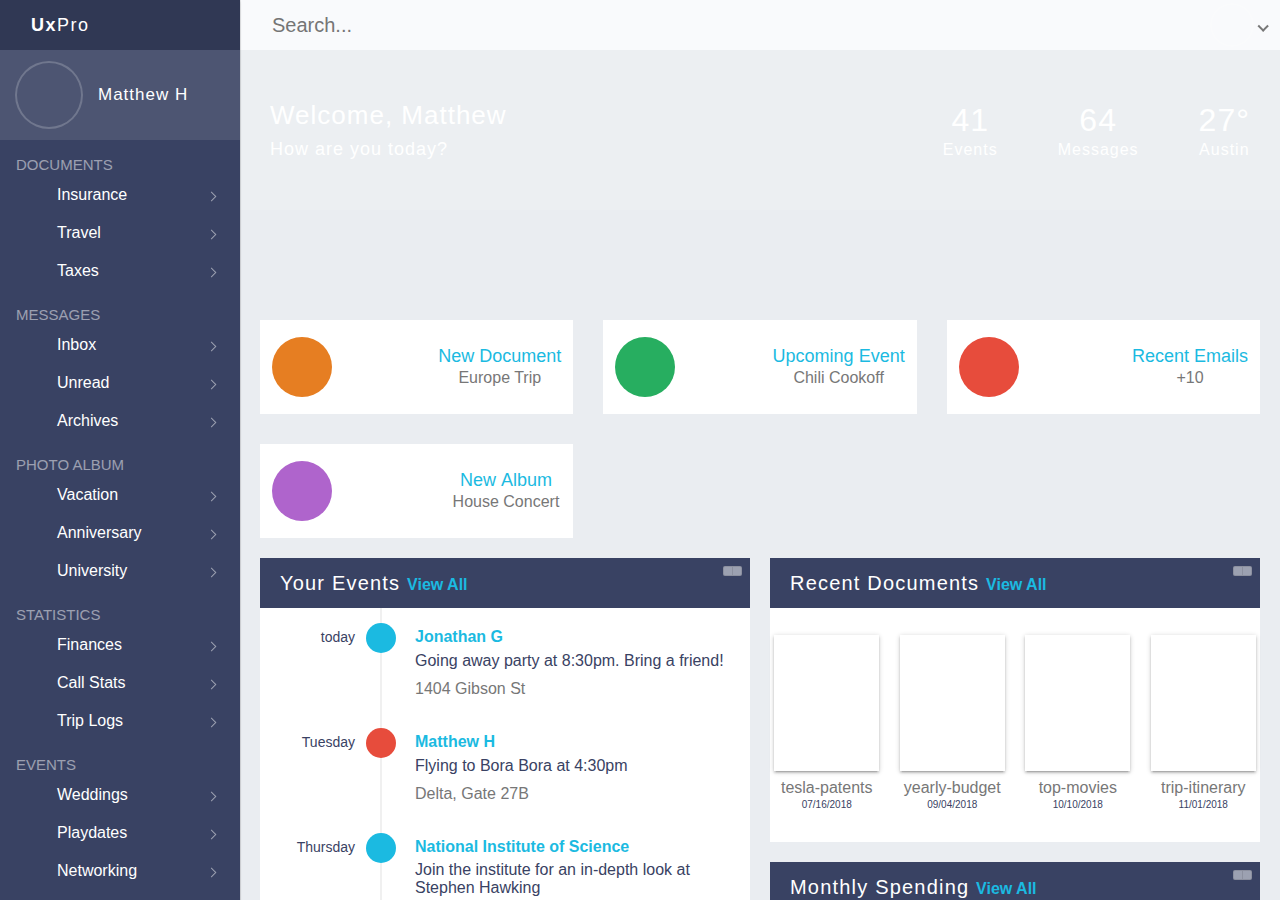
<file: dashboard2/index.html>
<!DOCTYPE html>
<html lang="en">
<head>
  <meta charset="UTF-8">
  <meta name="viewport" content="width=device-width, initial-scale=1.0">
  <link rel="stylesheet" href="style.css">
  <title>Document</title>
</head>
<body>
  <script src="https://ajax.googleapis.com/ajax/libs/jquery/3.3.1/jquery.min.js"></script>
  <div class="grid">
    <header class="header">
      <i class="fas fa-bars header__menu"></i>
      <div class="header__search">
        <input class="header__input" placeholder="Search..." />
      </div>
      <div class="header__avatar">
        <div class="dropdown">
          <ul class="dropdown__list">
            <li class="dropdown__list-item">
              <span class="dropdown__icon"><i class="far fa-user"></i></span>
              <span class="dropdown__title">my profile</span>
            </li>
            <li class="dropdown__list-item">
              <span class="dropdown__icon"><i class="fas fa-clipboard-list"></i></span>
              <span class="dropdown__title">my account</span>
            </li>
            <li class="dropdown__list-item">
              <span class="dropdown__icon"><i class="fas fa-sign-out-alt"></i></span>
              <span class="dropdown__title">log out</span>
            </li>
          </ul>
        </div>
      </div>
    </header>
  
    <aside class="sidenav">
      <div class="sidenav__brand">
        <i class="fas fa-feather-alt sidenav__brand-icon"></i>
        <a class="sidenav__brand-link" href="#">Ux<span class="text-light">Pro</span></a>
        <i class="fas fa-times sidenav__brand-close"></i>
      </div>
      <div class="sidenav__profile">
        <div class="sidenav__profile-avatar"></div>
        <div class="sidenav__profile-title text-light">Matthew H</div>
      </div>
      <div class="row row--align-v-center row--align-h-center">
        <ul class="navList">
          <li class="navList__heading">documents<i class="far fa-file-alt"></i></li>
            <li>
            <div class="navList__subheading row row--align-v-center">
              <span class="navList__subheading-icon"><i class="fas fa-briefcase-medical"></i></span>
              <span class="navList__subheading-title">insurance</span>
            </div>
            <ul class="subList subList--hidden">
              <li class="subList__item">medical</li>
              <li class="subList__item">vision</li>
              <li class="subList__item">dental</li>
            </ul>
          </li>
          <li>
            <div class="navList__subheading row row--align-v-center">
              <span class="navList__subheading-icon"><i class="fas fa-plane-departure"></i></span>
              <span class="navList__subheading-title">travel</span>
            </div>
            <ul class="subList subList--hidden">
              <li class="subList__item">domestic</li>
              <li class="subList__item">foreign</li>
              <li class="subList__item">misc</li>
            </ul>
          </li>
          <li>
            <div class="navList__subheading row row--align-v-center">
              <span class="navList__subheading-icon"><i class="far fa-angry"></i></span>
              <span class="navList__subheading-title">taxes</span>
            </div>
            <ul class="subList subList--hidden">
              <li class="subList__item">current</li>
              <li class="subList__item">archives</li>
            </ul>
          </li>
  
          <li class="navList__heading">messages<i class="far fa-envelope"></i></li>
          <li>
            <div class="navList__subheading row row--align-v-center">
              <span class="navList__subheading-icon"><i class="fas fa-envelope"></i></span>
              <span class="navList__subheading-title">inbox</span>
            </div>
            <ul class="subList subList--hidden">
              <li class="subList__item">primary</li>
              <li class="subList__item">social</li>
              <li class="subList__item">promotional</li>
            </ul>
          </li>
          <li>
            <div class="navList__subheading row row--align-v-center">
              <span class="navList__subheading-icon"><i class="fas fa-eye"></i></span>
              <span class="navList__subheading-title">unread</span>
            </div>
            <ul class="subList subList--hidden">
              <li class="subList__item">primary</li>
              <li class="subList__item">social</li>
              <li class="subList__item">promotional</li>
            </ul>
          </li>
           <li>
            <div class="navList__subheading row row--align-v-center">
              <span class="navList__subheading-icon"><i class="fas fa-book-open"></i></span>
              <span class="navList__subheading-title">archives</span>
            </div>
            <ul class="subList subList--hidden">
              <li class="subList__item">primary</li>
              <li class="subList__item">social</li>
              <li class="subList__item">promotional</li>
            </ul>
          </li>
  
          <li class="navList__heading">photo album<i class="far fa-image"></i></li>
          <li>
            <div class="navList__subheading row row--align-v-center">
              <span class="navList__subheading-icon"><i class="fas fa-mountain"></i></span>
              <span class="navList__subheading-title">vacation</span>
            </div>
            <ul class="subList subList--hidden">
              <li class="subList__item">cambodia</li>
              <li class="subList__item">new york</li>
            </ul>
          </li>
          <li>
            <div class="navList__subheading row row--align-v-center">
              <span class="navList__subheading-icon"><i class="fas fa-wine-glass-alt"></i></span>
              <span class="navList__subheading-title">anniversary</span>
            </div>
            <ul class="subList subList--hidden">
              <li class="subList__item">dive trip</li>
              <li class="subList__item">hikathon</li>
              <li class="subList__item">buffalo river</li>
            </ul>
          </li>
          <li>
            <div class="navList__subheading row row--align-v-center">
              <span class="navList__subheading-icon"><i class="fas fa-graduation-cap"></i></span>
              <span class="navList__subheading-title">university</span>
            </div>
            <ul class="subList subList--hidden">
              <li class="subList__item">wild horse saloon</li>
              <li class="subList__item">service corps</li>
              <li class="subList__item">graduation</li>
              <li class="subList__item">internships</li>
            </ul>
          </li>
  
          <li class="navList__heading">statistics<i class="fas fa-chart-bar"></i></li>
          <li>
            <div class="navList__subheading row row--align-v-center">
              <span class="navList__subheading-icon"><i class="fas fa-credit-card"></i></span>
              <span class="navList__subheading-title">finances</span>
            </div>
            <ul class="subList subList--hidden">
              <li class="subList__item">mortgage</li>
              <li class="subList__item">investments</li>
              <li class="subList__item">spend log</li>
              <li class="subList__item">owed</li>
            </ul>
          </li>
          <li>
            <div class="navList__subheading row row--align-v-center">
              <span class="navList__subheading-icon"><i class="fas fa-phone"></i></span>
              <span class="navList__subheading-title">call stats</span>
            </div>
            <ul class="subList subList--hidden">
              <li class="subList__item">last month</li>
              <li class="subList__item">bi-weekly</li>
              <li class="subList__item">yesterday</li>
              <li class="subList__item">today</li>
            </ul>
          </li>
          <li>
            <div class="navList__subheading row row--align-v-center">
              <span class="navList__subheading-icon"><i class="fas fa-plane"></i></span>
              <span class="navList__subheading-title">trip logs</span>
            </div>
            <ul class="subList subList--hidden">
              <li class="subList__item">amsterdam</li>
              <li class="subList__item">buenos aires</li>
              <li class="subList__item">cambodia</li>
              <li class="subList__item">greenland</li>
            </ul>
          </li>
          
          <li class="navList__heading">Events<i class="fas fa-calendar-alt"></i></li>
          <li>
            <div class="navList__subheading row row--align-v-center">
              <span class="navList__subheading-icon"><i class="fas fa-wine-glass-alt"></i></span>
              <span class="navList__subheading-title">weddings</span>
            </div>
            <ul class="subList subList--hidden">
              <li class="subList__item">past</li>
              <li class="subList__item">present</li>
              <li class="subList__item">future</li>
            </ul>
          </li>
          <li>
            <div class="navList__subheading row row--align-v-center">
              <span class="navList__subheading-icon"><i class="fas fa-school"></i></span>
              <span class="navList__subheading-title">playdates</span>
            </div>
            <ul class="subList subList--hidden">
              <li class="subList__item">weirdos</li>
              <li class="subList__item">smarties</li>
              <li class="subList__item">nerds</li>
            </ul>
          </li>
          <li>
                <div class="navList__subheading row row--align-v-center">
                  <span class="navList__subheading-icon"><i class="fas fa-users"></i></span>
                  <span class="navList__subheading-title">networking</span>
                </div>
                <ul class="subList subList--hidden">
                  <li class="subList__item">tech</li>
                  <li class="subList__item">automotive</li>
                  <li class="subList__item">UX research</li>
                  <li class="subList__item">development</li>
                </ul>
              </li>
        </ul>
      </div>
    </aside>
  
    <main class="main">
      <div class="main-header">
        <div class="main-header__intro-wrapper">
          <div class="main-header__welcome">
            <div class="main-header__welcome-title text-light">Welcome, <strong>Matthew</strong></div>
            <div class="main-header__welcome-subtitle text-light">How are you today?</div>
          </div>
          <div class="quickview">
            <div class="quickview__item">
              <div class="quickview__item-total">41</div>
              <div class="quickview__item-description">
                <i class="far fa-calendar-alt"></i>
                <span class="text-light">Events</span>
              </div>
            </div>
            <div class="quickview__item">
              <div class="quickview__item-total">64</div>
              <div class="quickview__item-description">
                <i class="far fa-comment"></i>
                <span class="text-light">Messages</span>
              </div>
            </div>
            <div class="quickview__item">
              <div class="quickview__item-total">27&deg;</div>
              <div class="quickview__item-description">
                <i class="fas fa-map-marker-alt"></i>
                <span class="text-light">Austin</span>
              </div>
            </div>
          </div>
        </div>
      </div>
      <div class="main-overview">
        <div class="overviewCard">
          <div class="overviewCard-icon overviewCard-icon--document">
             <i class="far fa-file-alt"></i>
          </div>
          <div class="overviewCard-description">
            <h3 class="overviewCard-title text-light">New <strong>Document</strong></h3>
            <p class="overviewCard-subtitle">Europe Trip</p>
          </div>
        </div>
        <div class="overviewCard">
          <div class="overviewCard-icon overviewCard-icon--calendar">
             <i class="far fa-calendar-check"></i>
          </div>
          <div class="overviewCard-description">
            <h3 class="overviewCard-title text-light">Upcoming <strong>Event</strong></h3>
            <p class="overviewCard-subtitle">Chili Cookoff</p>
          </div>
        </div>
        <div class="overviewCard">
          <div class="overviewCard-icon overviewCard-icon--mail">
             <i class="far fa-envelope"></i>
          </div>
          <div class="overviewCard-description">
            <h3 class="overviewCard-title text-light">Recent <strong>Emails</strong></h3>
            <p class="overviewCard-subtitle">+10</p>
          </div>
        </div>
        <div class="overviewCard">
          <div class="overviewCard-icon overviewCard-icon--photo">
             <i class="far fa-file-image"></i>
          </div>
          <div class="overviewCard-description">
            <h3 class="overviewCard-title text-light">New <strong>Album</strong></h3>
            <p class="overviewCard-subtitle">House Concert</p>
          </div>
        </div>
      </div> <!-- /.main__overview -->
      <div class="main__cards">
        <div class="card">
          <div class="card__header">
            <div class="card__header-title text-light">Your <strong>Events</strong>
              <a href="#" class="card__header-link text-bold">View All</a>
            </div>
            <div class="settings">
              <div class="settings__block"><i class="fas fa-edit"></i></div>
              <div class="settings__block"><i class="fas fa-cog"></i></div>
            </div>
          </div>
          <div class="card__main">
            <div class="card__row">
              <div class="card__icon"><i class="fas fa-gift"></i></div>
              <div class="card__time">
                <div>today</div>
              </div>
              <div class="card__detail">
                <div class="card__source text-bold">Jonathan G</div>
                <div class="card__description">Going away party at 8:30pm. Bring a friend!</div>
                <div class="card__note">1404 Gibson St</div>
              </div>
            </div>
            <div class="card__row">
              <div class="card__icon"><i class="fas fa-plane"></i></div>
              <div class="card__time">
                <div>Tuesday</div>
              </div>
              <div class="card__detail">
                <div class="card__source text-bold">Matthew H</div>
                <div class="card__description">Flying to Bora Bora at 4:30pm</div>
                <div class="card__note">Delta, Gate 27B</div>
              </div>
            </div>
            <div class="card__row">
              <div class="card__icon"><i class="fas fa-book"></i></div>
              <div class="card__time">
                <div>Thursday</div>
              </div>
              <div class="card__detail">
                <div class="card__source text-bold">National Institute of Science</div>
                <div class="card__description">Join the institute for an in-depth look at Stephen Hawking</div>
                <div class="card__note">7:30pm, Carnegie Center for Science</div>
              </div>
            </div>
            <div class="card__row">
              <div class="card__icon"><i class="fas fa-heart"></i></div>
              <div class="card__time">
                <div>Friday</div>
              </div>
              <div class="card__detail">
                <div class="card__source text-bold">24th Annual Heart Ball</div>
                <div class="card__description">Join us and contribute to your favorite local charity.</div>
                <div class="card__note">6:45pm, Austin Convention Ctr</div>
              </div>
            </div>
            <div class="card__row">
              <div class="card__icon"><i class="fas fa-heart"></i></div>
              <div class="card__time">
                <div>Saturday</div>
              </div>
              <div class="card__detail">
                <div class="card__source text-bold">Little Rock Air Show</div>
                <div class="card__description">See the Blue Angels fly with roaring thunder</div>
                <div class="card__note">11:00pm, Jacksonville Airforce Base</div>
              </div>
            </div>
          </div>
        </div>
        <div class="card">
          <div class="card__header">
            <div class="card__header-title text-light">Recent <strong>Documents</strong>
              <a href="#" class="card__header-link text-bold">View All</a>
            </div>
            <div class="settings">
              <div class="settings__block"><i class="fas fa-edit"></i></div>
              <div class="settings__block"><i class="fas fa-cog"></i></div>
            </div>
          </div>
          <div class="card">
            <div class="documents">
              <div class="document">
                <div class="document__img"></div>
                <div class="document__title">tesla-patents</div>
                <div class="document__date">07/16/2018</div>
              </div>
              <div class="document">
                <div class="document__img"></div>
                <div class="document__title">yearly-budget</div>
                <div class="document__date">09/04/2018</div>
              </div>
              <div class="document">
                <div class="document__img"></div>
                <div class="document__title">top-movies</div>
                <div class="document__date">10/10/2018</div>
              </div>
              <div class="document">
                <div class="document__img"></div>
                <div class="document__title">trip-itinerary</div>
                <div class="document__date">11/01/2018</div>
              </div>
            </div>
          </div>
        </div>
        <div class="card card--finance">
          <div class="card__header">
            <div class="card__header-title text-light">Monthly <strong>Spending</strong>
              <a href="#" class="card__header-link text-bold">View All</a>
            </div>
            <div class="settings">
              <div class="settings__block"><i class="fas fa-edit"></i></div>
              <div class="settings__block"><i class="fas fa-cog"></i></div>
            </div>
          </div>
          <div id="chartdiv"></div>
        </div>
      </div> <!-- /.main-cards -->
    </main>
  
    <footer class="footer">
      <p><span class="footer__copyright">&copy;</span> 2018 MTH</p>
      <p>Crafted with <i class="fas fa-heart footer__icon"></i> by <a href="https://www.linkedin.com/in/matt-holland/" target="_blank" class="footer__signature">Matt H</a></p>
    </footer>
  </div>
  <script src="index.js"></script>
</body>
</html>
</file>
<file: dashboard2/style.css>
html, body {
  margin: 0;
  padding: 0;
  box-sizing: border-box;
  font-family: "Open Sans", "Helvetica Neue", Helvetica, Arial, sans-serif;
}
a {
  text-decoration: none;
}
.text-light {
  font-weight: 300;
}
.text-bold {
  font-weight: bold;
}
.row {
  display: flex;
}
.row--align-v-center {
  align-items: center;
}
.row--align-h-center {
  justify-content: center;
}
.grid {
  position: relative;
  display: grid;
  grid-template-columns: 100%;
  grid-template-rows: 50px 1fr 50px;
  grid-template-areas: 'header' 'main' 'footer';
  height: 100vh;
  overflow-x: hidden;
}
.grid--noscroll {
  overflow-y: hidden;
}
.header {
  grid-area: header;
  display: flex;
  align-items: center;
  justify-content: space-between;
  background-color: #F9FAFC;
}
.header__menu {
  position: fixed;
  padding: 13px;
  left: 12px;
  background-color: #DADAE3;
  border-radius: 50%;
  z-index: 1;
}
.header__menu:hover {
  cursor: pointer;
}
.header__search {
  margin-left: 55px;
  font-size: 20px;
  color: #777;
}
.header__input {
  border: none;
  background: transparent;
  padding: 12px;
  font-size: 20px;
  color: #777;
}
.header__input:focus {
  outline: none;
  border: none;
}
.header__avatar {
  background-image: url("https://s3-us-west-2.amazonaws.com/s.cdpn.io/1609106/headshot.png");
  background-size: cover;
  background-repeat: no-repeat;
  border-radius: 50%;
  border: 2px solid rgba(255, 255, 255, 0.2);
  position: relative;
  margin: 0 26px;
  width: 35px;
  height: 35px;
  cursor: pointer;
}
.header__avatar:after {
  position: absolute;
  content: "";
  width: 6px;
  height: 6px;
  background: none;
  border-left: 2px solid #777;
  border-bottom: 2px solid #777;
  transform: rotate(-45deg) translateY(-50%);
  top: 50%;
  right: -18px;
}
.dropdown {
  position: absolute;
  top: 54px;
  right: -16px;
  width: 220px;
  height: auto;
  z-index: 1;
  background-color: #fff;
  border-radius: 4px;
  visibility: hidden;
  opacity: 0;
  transform: translateY(-10px);
  transition: all 0.3s;
  box-shadow: 0 2px 2px 0 rgba(0, 0, 0, 0.16), 0 0 0 1px rgba(0, 0, 0, 0.08);
}
.dropdown__list {
  margin: 0;
  padding: 0;
  list-style-type: none;
}
.dropdown__list-item {
  padding: 12px 24px;
  color: #777;
  text-transform: capitalize;
}
.dropdown__list-item:hover {
  background-color: rgba(0, 0, 0, 0.1);
}
.dropdown__icon {
  color: #1BBAE1;
}
.dropdown__title {
  margin-left: 10px;
}
.dropdown:before {
  position: absolute;
  content: "";
  top: -6px;
  right: 30px;
  width: 0;
  height: 0;
  border-left: 4px solid transparent;
  border-right: 4px solid transparent;
  border-bottom: 6px solid #FFF;
}
.dropdown--active {
  visibility: visible;
  opacity: 1;
  transform: translateY(0);
}
.sidenav {
  position: fixed;
  grid-area: sidenav;
  height: 100%;
  overflow-y: auto;
  background-color: #394263;
  color: #FFF;
  width: 240px;
  transform: translateX(-245px);
  transition: all 0.6s ease-in-out;
  box-shadow: 0 2px 2px 0 rgba(0, 0, 0, 0.16), 0 0 0 1px rgba(0, 0, 0, 0.08);
  z-index: 2;
}
.sidenav__brand {
  position: relative;
  display: flex;
  align-items: center;
  padding: 0 16px;
  height: 50px;
  background-color: rgba(0, 0, 0, 0.15);
}
.sidenav__brand-icon {
  margin-top: 2px;
  font-size: 14px;
  color: rgba(255, 255, 255, 0.5);
}
.sidenav__brand-close {
  position: absolute;
  right: 8px;
  top: 8px;
  visibility: visible;
  color: rgba(255, 255, 255, 0.5);
  cursor: pointer;
}
.sidenav__brand-link {
  font-size: 18px;
  font-weight: bold;
  color: #FFF;
  margin: 0 15px;
  letter-spacing: 1.5px;
}
.sidenav__profile {
  display: flex;
  align-items: center;
  min-height: 90px;
  background-color: rgba(255, 255, 255, 0.1);
}
.sidenav__profile-avatar {
  background-image: url("https://s3-us-west-2.amazonaws.com/s.cdpn.io/1609106/headshot.png");
  background-size: cover;
  background-repeat: no-repeat;
  border-radius: 50%;
  border: 2px solid rgba(255, 255, 255, 0.2);
  height: 64px;
  width: 64px;
  margin: 0 15px;
}
.sidenav__profile-title {
  font-size: 17px;
  letter-spacing: 1px;
}
.sidenav__arrow {
  position: absolute;
  content: "";
  width: 6px;
  height: 6px;
  top: 50%;
  right: 20px;
  border-left: 2px solid rgba(255, 255, 255, 0.5);
  border-bottom: 2px solid rgba(255, 255, 255, 0.5);
  transform: translateY(-50%) rotate(225deg);
}
.sidenav__sublist {
  list-style-type: none;
  margin: 0;
  padding: 10px 0 0;
}
.sidenav--active {
  transform: translateX(0);
}
.navList {
  width: 240px;
  padding: 0;
  margin: 0;
  background-color: #394263;
  list-style-type: none;
}
.navList__heading {
  position: relative;
  display: flex;
  align-items: center;
  justify-content: space-between;
  padding: 16px 16px 3px;
  color: rgba(255, 255, 255, 0.5);
  text-transform: uppercase;
  font-size: 15px;
}
.navList__subheading {
  position: relative;
  padding: 10px 30px;
  color: #fff;
  font-size: 16px;
  text-transform: capitalize;
}
.navList__subheading-icon {
  display: flex;
  align-items: center;
  justify-content: center;
  font-size: 12px;
  color: rgba(255, 255, 255, 0.5);
  width: 12px;
}
.navList__subheading-title {
  margin: 0 15px;
}
.navList__subheading:after {
  position: absolute;
  content: "";
  height: 6px;
  width: 6px;
  top: 17px;
  right: 25px;
  border-left: 1px solid rgba(255, 255, 255, 0.5);
  border-bottom: 1px solid rgba(255, 255, 255, 0.5);
  transform: rotate(225deg);
  transition: all 0.2s;
}
.navList__subheading:hover {
  background-color: #303753;
  cursor: pointer;
}
.navList__subheading--open {
  background-color: #303753;
}
.navList__subheading--open:after {
  transform: rotate(315deg);
}
.navList .subList {
  padding: 0;
  margin: 0;
  list-style-type: none;
  background-color: #262c43;
  visibility: visible;
  overflow: hidden;
  max-height: 200px;
  transition: all 0.4s ease-in-out;
}
.navList .subList__item {
  padding: 8px;
  text-transform: capitalize;
  padding: 8px 30px;
  color: #D3D3D3;
}
.navList .subList__item:first-child {
  padding-top: 15px;
}
.navList .subList__item:hover {
  background-color: rgba(255, 255, 255, 0.1);
  cursor: pointer;
}
.navList .subList--hidden {
  visibility: hidden;
  max-height: 0;
}
.main {
  grid-area: main;
  background-color: #EAEDF1;
  color: #394263;
}
.main__cards {
  display: block;
  column-count: 1;
  column-gap: 20px;
  margin: 20px;
}
.main-header {
  position: relative;
  display: flex;
  justify-content: space-between;
  height: 250px;
  color: #FFF;
  background-size: cover;
  background-image: url("https://s3-us-west-2.amazonaws.com/s.cdpn.io/1609106/lake-shadow-water.jpg");
  margin-bottom: 20px;
}
.main-header__intro-wrapper {
  display: flex;
  flex: 1;
  flex-direction: column;
  align-items: center;
  justify-content: space-between;
  height: 160px;
  padding: 12px 30px;
  background: rgba(255, 255, 255, 0.12);
  font-size: 26px;
  letter-spacing: 1px;
}
.main-header__welcome {
  display: flex;
  flex-direction: column;
  align-items: center;
}
.main-header__welcome-title {
  margin-bottom: 8px;
  font-size: 26px;
}
.main-header__welcome-subtitle {
  font-size: 18px;
}
.quickview {
  display: grid;
  grid-auto-flow: column;
  grid-gap: 60px;
}
.quickview__item {
  display: flex;
  align-items: center;
  flex-direction: column;
}
.quickview__item-total {
  margin-bottom: 2px;
  font-size: 32px;
}
.quickview__item-description {
  font-size: 16px;
  text-align: center;
}
.main-overview {
  display: grid;
  grid-template-columns: repeat(auto-fit, minmax(265px, 1fr));
  grid-auto-rows: 94px;
  grid-gap: 30px;
  margin: 20px;
}
.overviewCard {
  display: flex;
  align-items: center;
  justify-content: space-between;
  padding: 12px;
  background-color: #FFF;
  transform: translateY(0);
  transition: all 0.3s;
}
.overviewCard-icon {
  display: flex;
  align-items: center;
  justify-content: center;
  height: 60px;
  width: 60px;
  border-radius: 50%;
  font-size: 21px;
  color: #fff;
}
.overviewCard-icon--document {
  background-color: #e67e22;
}
.overviewCard-icon--calendar {
  background-color: #27ae60;
}
.overviewCard-icon--mail {
  background-color: #e74c3c;
}
.overviewCard-icon--photo {
  background-color: #af64cc;
}
.overviewCard-description {
  display: flex;
  flex-direction: column;
  align-items: center;
}
.overviewCard-title {
  font-size: 18px;
  color: #1BBAE1;
  margin: 0;
}
.overviewCard-subtitle {
  margin: 2px;
  color: #777;
}
.overviewCard:hover {
  transform: translateY(-3px);
  box-shadow: 0 5px 5px rgba(0, 0, 0, 0.1);
  cursor: pointer;
}
.card {
  display: flex;
  flex-direction: column;
  width: 100%;
  background-color: #fff;
  margin-bottom: 20px;
  -webkit-column-break-inside: avoid;
}
.card__header {
  display: flex;
  align-items: center;
  justify-content: space-between;
  height: 50px;
  background-color: #394263;
  color: #FFF;
}
.card__header-title {
  margin: 0 20px;
  font-size: 20px;
  letter-spacing: 1.2px;
}
.card__header-link {
  font-size: 16px;
  color: #1BBAE1;
  letter-spacing: normal;
  display: inline-block;
}
.card__main {
  position: relative;
  padding-right: 20px;
  background-color: #FFF;
}
.card__main:after {
  content: "";
  position: absolute;
  top: 0;
  left: 120px;
  bottom: 0;
  width: 2px;
  background-color: #f0f0f0;
}
.card__secondary {
  display: grid;
  grid-template-columns: repeat(auto-fit, minmax(100px, 1fr));
  grid-auto-rows: 100px;
  grid-gap: 25px;
  padding: 20px;
  background-color: #FFF;
}
.card__photo {
  background-image: url('../../img/pumpkin-carving.jpg');
  background-size: cover;
  background-repeat: no-repeat;
  background-color: slategray;
  transform: scale(1);
  transition: transform 0.3s ease-in-out;
  width: 100%;
  height: 100%;
}
.card__photo:hover {
  transform: scale(1.1);
  cursor: pointer;
}
.card__photo-wrapper {
  overflow: hidden;
}
.card__row {
  position: relative;
  display: flex;
  flex: 1;
  margin: 15px 0 20px;
}
.card__icon {
  position: absolute;
  display: flex;
  align-items: center;
  justify-content: center;
  content: "";
  width: 30px;
  height: 30px;
  top: 0;
  left: 121px;
  transform: translateX(-50%);
  border-radius: 50%;
  color: #FFF;
  background-color: #1BBAE1;
  z-index: 1;
}
.card__row:nth-child(even) .card__icon {
  background-color: #e74c3c;
}
.card__time {
  display: flex;
  flex: 1;
  justify-content: flex-end;
  max-width: 80px;
  margin-left: 15px;
  text-align: right;
  font-size: 14px;
  line-height: 2;
}
.card__detail {
  display: flex;
  flex: 1;
  flex-direction: column;
  padding-left: 12px;
  margin-left: 48px;
  transform: translateX(0);
  transition: all 0.3s;
}
.card__detail:hover {
  background-color: #f0f0f0;
  transform: translateX(4px);
  cursor: pointer;
}
.card__source {
  line-height: 1.8;
  color: #1BBAE1;
}
.card__note {
  margin: 10px 0;
  color: #777;
}
.card--finance {
  position: relative;
}
.settings {
  display: flex;
  margin: 8px;
  align-self: flex-start;
  background-color: rgba(255, 255, 255, 0.5);
  border: 1px solid rgba(0, 0, 0, 0.1);
  border-radius: 2px;
}
.settings__block {
  display: flex;
  align-items: center;
  justify-content: center;
  padding: 4px;
  color: #394263;
  font-size: 11px;
}
.settings__block:not(:last-child) {
  border-right: 1px solid rgba(0, 0, 0, 0.1);
}
.settings__icon {
  padding: 0px 3px;
  font-size: 12px;
}
.settings__icon:hover {
  background-color: rgba(255, 255, 255, 0.8);
  cursor: pointer;
}
.settings:hover {
  background-color: #fff;
  cursor: pointer;
}
.documents {
  display: grid;
  grid-template-columns: repeat(auto-fit, minmax(105px, 1fr));
  grid-auto-rows: 214px;
  grid-gap: 12px;
  height: auto;
  background-color: #FFF;
}
.document {
  display: flex;
  align-items: center;
  justify-content: center;
  margin: 15px 0 0;
  flex-direction: column;
}
.document__img {
  width: 105px;
  height: 136px;
  background-image: url("https://s3-us-west-2.amazonaws.com/s.cdpn.io/1609106/doc-1.png");
  background-size: cover;
  box-shadow: 0 2px 2px 0 rgba(0, 0, 0, 0.14), 0 3px 1px -2px rgba(0, 0, 0, 0.12), 0 1px 5px 0 rgba(0, 0, 0, 0.2);
  cursor: pointer;
  transition: transform 0.3s ease;
}
.document__img:hover {
  transform: translateY(-4px);
}
.document__title {
  margin: 8px 0 2px;
  color: #777;
}
.document__date {
  font-size: 10px;
}
#chartdiv {
  width: 100%;
  height: 300px;
  font-size: 11px;
  min-width: 0;
}
.footer {
  grid-area: footer;
  display: flex;
  align-items: center;
  justify-content: space-between;
  padding: 0 16px;
  color: #777;
  background-color: #FFF;
}
.footer__copyright {
  color: #1BBAE1;
}
.footer__icon {
  color: #e74c3c;
}
.footer__signature {
  color: #1BBAE1;
  cursor: pointer;
  font-weight: bold;
}
@media only screen and (min-width: 46.875em) {
  .grid {
    display: grid;
    grid-template-columns: 240px calc(100% - 240px);
    grid-template-rows: 50px 1fr 50px;
    grid-template-areas: 'sidenav header' 'sidenav main' 'sidenav footer';
    height: 100vh;
  }
  .sidenav {
    position: relative;
    transform: translateX(0);
  }
  .sidenav__brand-close {
    visibility: hidden;
  }
  .main-header__intro-wrapper {
    padding: 0 30px;
  }
  .header__menu {
    display: none;
  }
  .header__search {
    margin-left: 20px;
  }
  .header__avatar {
    width: 40px;
    height: 40px;
  }
}
@media only screen and (min-width: 65.625em) {
  .main__cards {
    column-count: 2;
  }
  .main-header__intro-wrapper {
    flex-direction: row;
  }
  .main-header__welcome {
    align-items: flex-start;
  }
}
</file>
